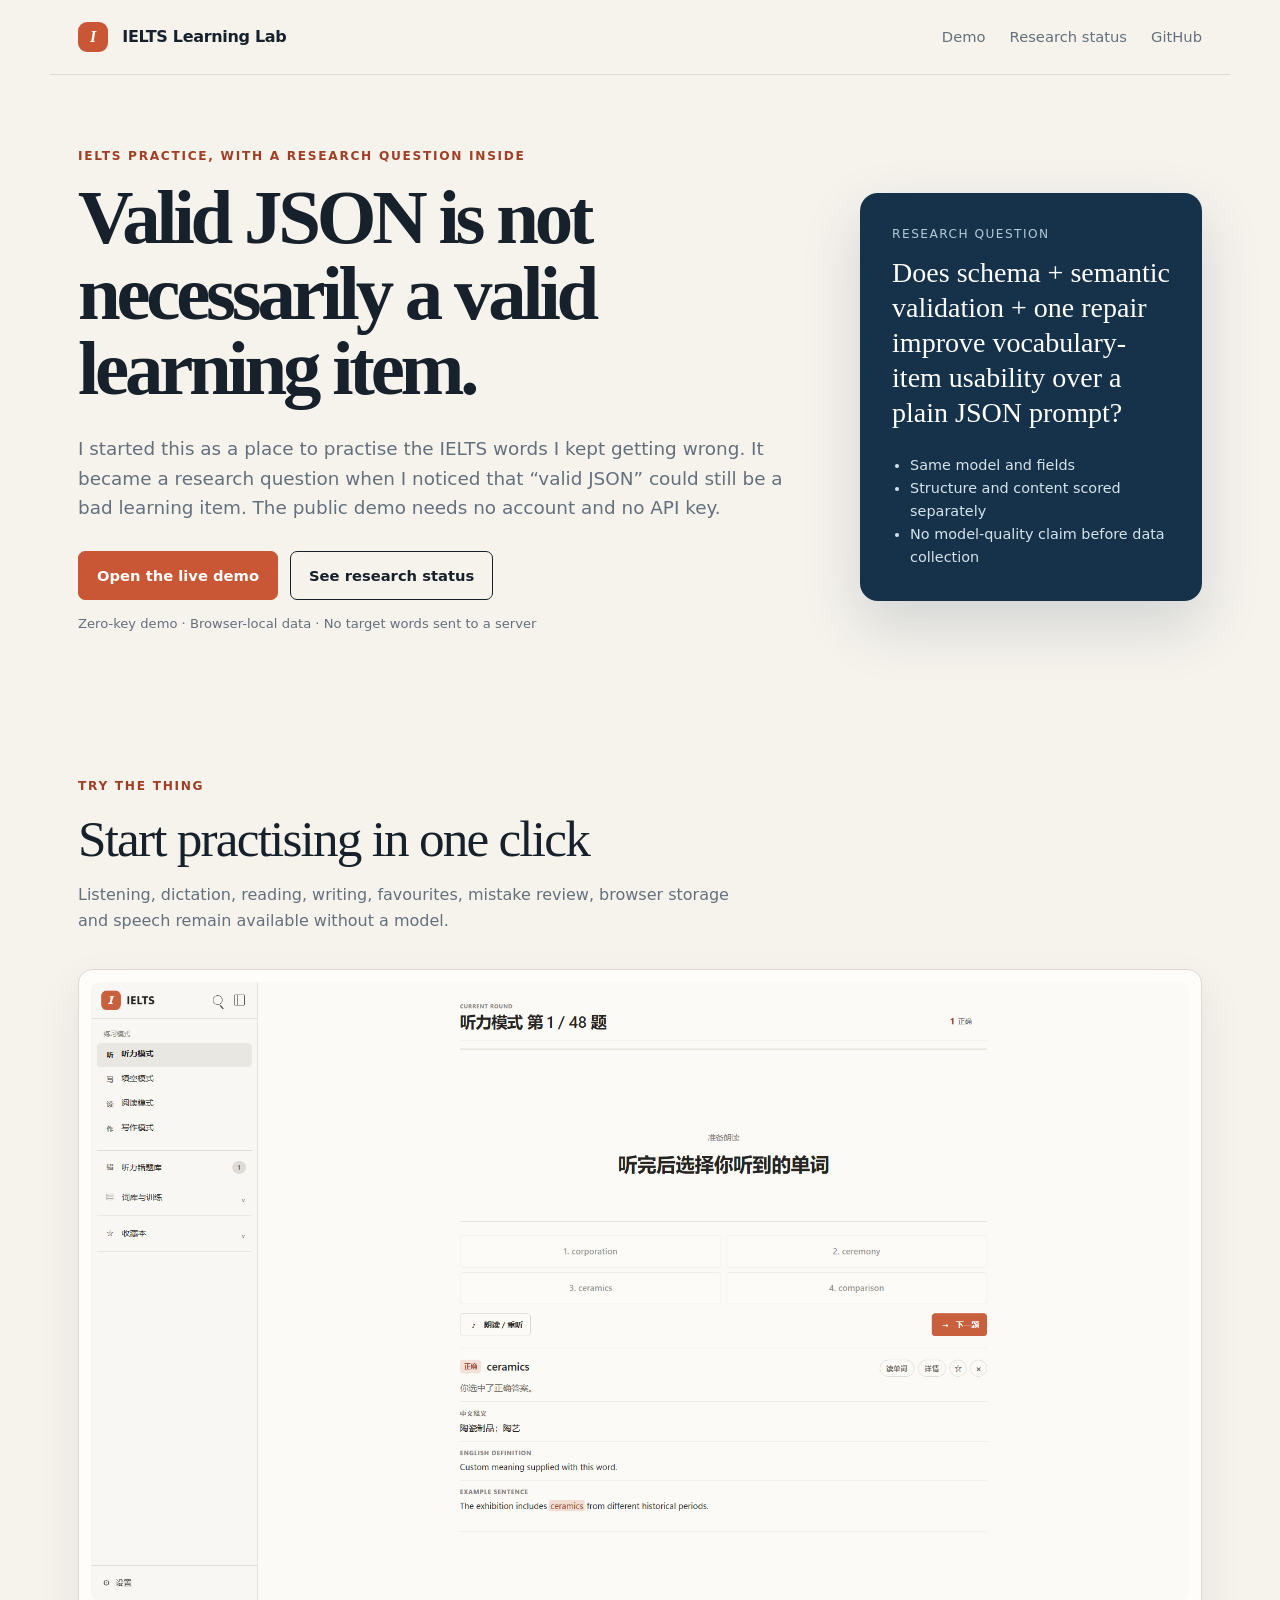
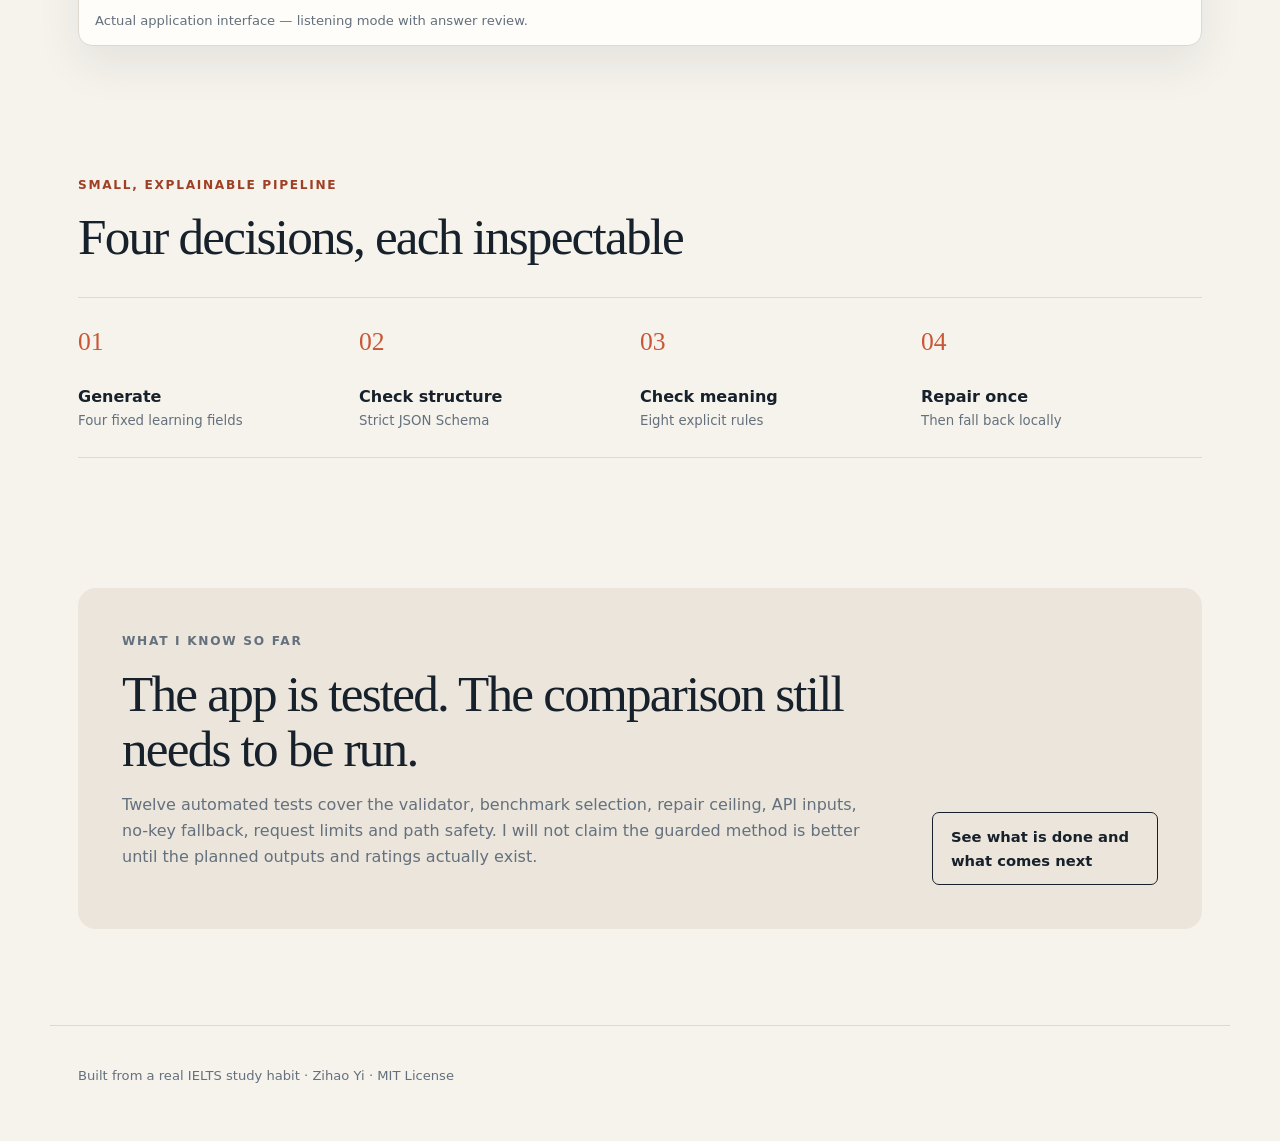
<file: site/index.html>
<!doctype html>
<html lang="en">
  <head>
    <meta charset="utf-8">
    <meta name="viewport" content="width=device-width, initial-scale=1">
    <link rel="icon" href="data:image/svg+xml,%3Csvg xmlns='http://www.w3.org/2000/svg' viewBox='0 0 64 64'%3E%3Crect width='64' height='64' rx='16' fill='%23c95735'/%3E%3Ctext x='32' y='45' text-anchor='middle' font-size='42' font-style='italic' fill='white'%3EI%3C/text%3E%3C/svg%3E">
    <meta name="description" content="IELTS Learning Lab — a local-first practice app and constraint-aware LLM generation research prototype.">
    <title>IELTS Learning Lab</title>
    <link rel="stylesheet" href="styles.css">
  </head>
  <body>
    <header class="nav">
      <a class="brand" href="./"><span>I</span> IELTS Learning Lab</a>
      <nav aria-label="Primary">
        <a href="./demo/">Demo</a>
        <a href="./results/">Research status</a>
        <a href="https://github.com/yizihao8288-coder/ielts-learning-lab">GitHub</a>
      </nav>
    </header>

    <main>
      <section class="hero">
        <div>
          <p class="kicker">IELTS PRACTICE, WITH A RESEARCH QUESTION INSIDE</p>
          <h1>Valid JSON is not necessarily a valid learning item.</h1>
          <p class="lede">I started this as a place to practise the IELTS words I kept getting wrong. It became a research question when I noticed that “valid JSON” could still be a bad learning item. The public demo needs no account and no API key.</p>
          <div class="actions">
            <a class="button primary" href="./demo/">Open the live demo</a>
            <a class="button secondary" href="./results/">See research status</a>
          </div>
          <p class="privacy">Zero-key demo · Browser-local data · No target words sent to a server</p>
        </div>
        <aside class="question">
          <p>Research question</p>
          <h2>Does schema + semantic validation + one repair improve vocabulary-item usability over a plain JSON prompt?</h2>
          <ul>
            <li>Same model and fields</li>
            <li>Structure and content scored separately</li>
            <li>No model-quality claim before data collection</li>
          </ul>
        </aside>
      </section>

      <section class="product" aria-labelledby="product-title">
        <div class="section-heading">
          <p class="kicker">TRY THE THING</p>
          <h2 id="product-title">Start practising in one click</h2>
          <p>Listening, dictation, reading, writing, favourites, mistake review, browser storage and speech remain available without a model.</p>
        </div>
        <figure>
          <img src="assets/app-listening.png" alt="IELTS Learning Lab listening practice screen">
          <figcaption>Actual application interface — listening mode with answer review.</figcaption>
        </figure>
      </section>

      <section class="pipeline" aria-labelledby="pipeline-title">
        <div class="section-heading">
          <p class="kicker">SMALL, EXPLAINABLE PIPELINE</p>
          <h2 id="pipeline-title">Four decisions, each inspectable</h2>
        </div>
        <ol class="steps">
          <li><span>01</span><strong>Generate</strong><small>Four fixed learning fields</small></li>
          <li><span>02</span><strong>Check structure</strong><small>Strict JSON Schema</small></li>
          <li><span>03</span><strong>Check meaning</strong><small>Eight explicit rules</small></li>
          <li><span>04</span><strong>Repair once</strong><small>Then fall back locally</small></li>
        </ol>
      </section>

      <section class="status-card">
        <div>
          <p class="kicker">WHAT I KNOW SO FAR</p>
          <h2>The app is tested. The comparison still needs to be run.</h2>
          <p>Twelve automated tests cover the validator, benchmark selection, repair ceiling, API inputs, no-key fallback, request limits and path safety. I will not claim the guarded method is better until the planned outputs and ratings actually exist.</p>
        </div>
        <a class="button secondary" href="./results/">See what is done and what comes next</a>
      </section>
    </main>

    <footer><p>Built from a real IELTS study habit · Zihao Yi · MIT License</p></footer>
  </body>
</html>
</file>
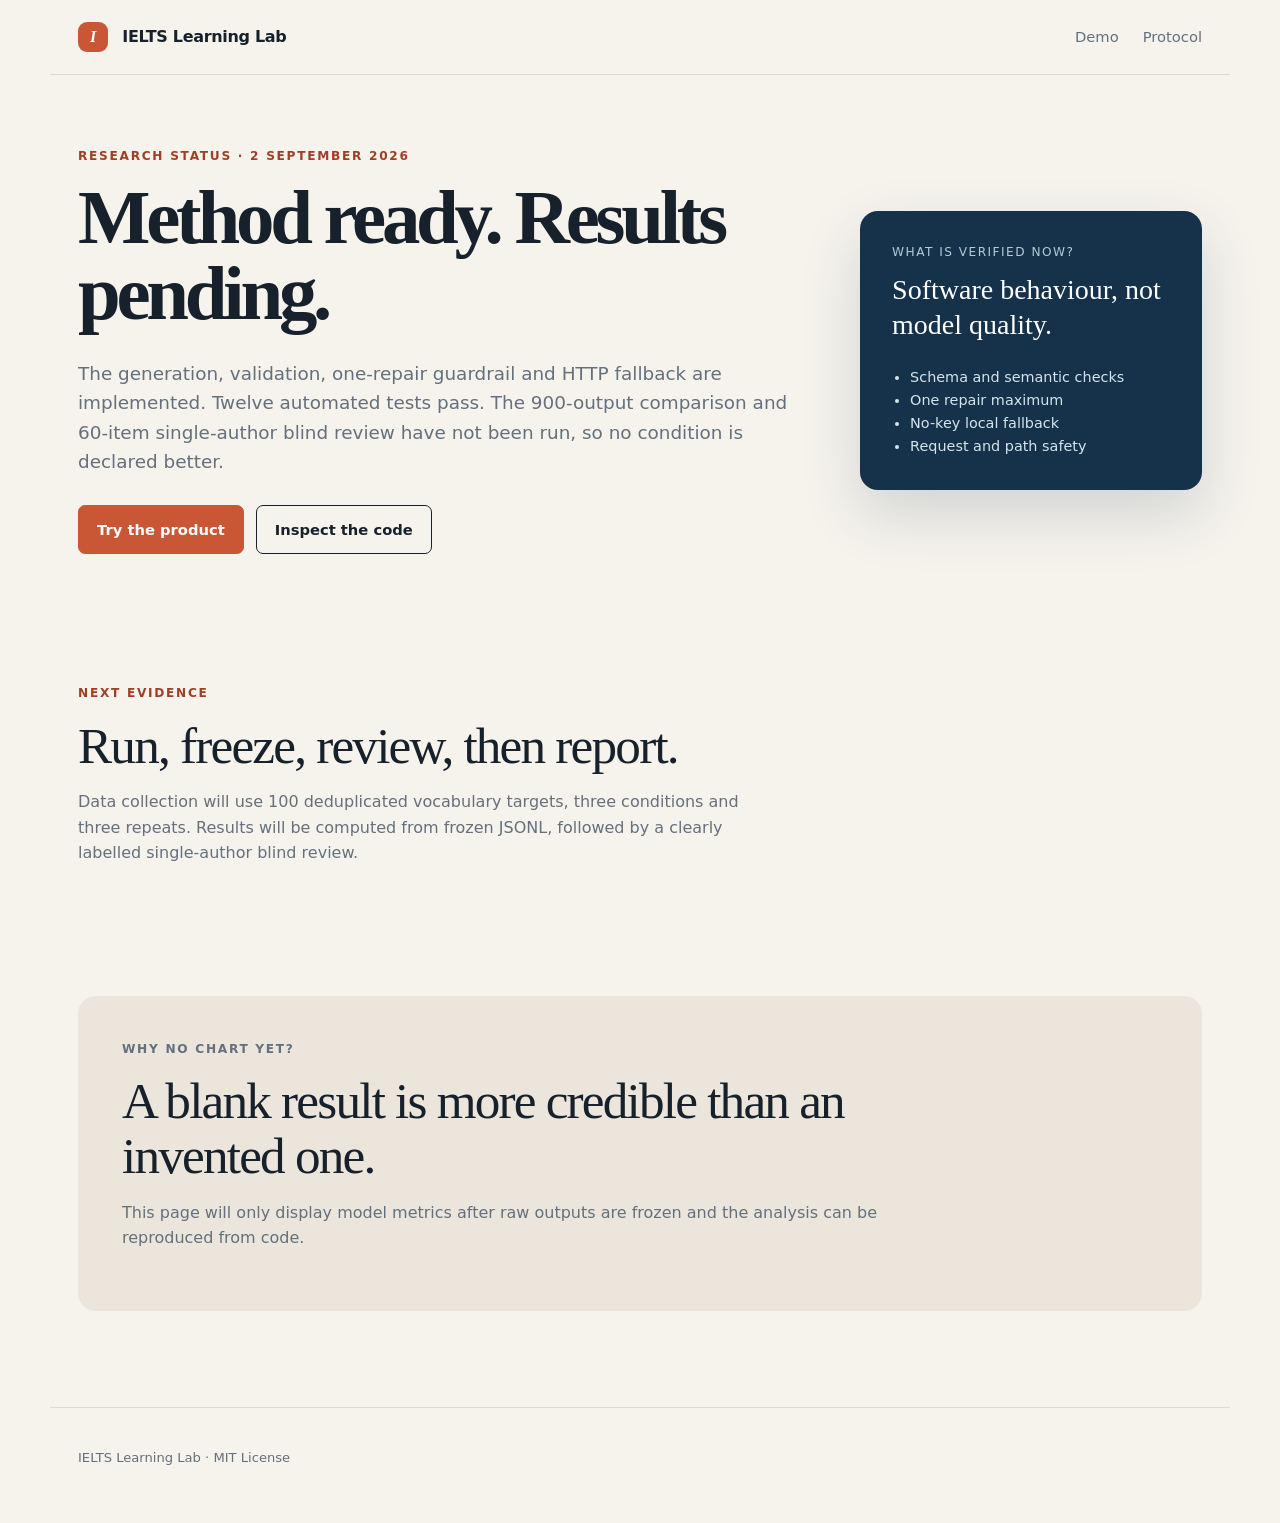
<file: site/results/index.html>
<!doctype html>
<html lang="en">
  <head>
    <meta charset="utf-8">
    <meta name="viewport" content="width=device-width, initial-scale=1">
    <link rel="icon" href="data:image/svg+xml,%3Csvg xmlns='http://www.w3.org/2000/svg' viewBox='0 0 64 64'%3E%3Crect width='64' height='64' rx='16' fill='%23c95735'/%3E%3Ctext x='32' y='45' text-anchor='middle' font-size='42' font-style='italic' fill='white'%3EI%3C/text%3E%3C/svg%3E">
    <title>Research status · IELTS Learning Lab</title>
    <link rel="stylesheet" href="../styles.css">
  </head>
  <body>
    <header class="nav">
      <a class="brand" href="../"><span>I</span> IELTS Learning Lab</a>
      <nav><a href="../demo/">Demo</a><a href="https://github.com/yizihao8288-coder/ielts-learning-lab/blob/main/docs/research-protocol.md">Protocol</a></nav>
    </header>
    <main>
      <section class="hero">
        <div>
          <p class="kicker">RESEARCH STATUS · 2 SEPTEMBER 2026</p>
          <h1>Method ready. Results pending.</h1>
          <p class="lede">The generation, validation, one-repair guardrail and HTTP fallback are implemented. Twelve automated tests pass. The 900-output comparison and 60-item single-author blind review have not been run, so no condition is declared better.</p>
          <div class="actions"><a class="button primary" href="../demo/">Try the product</a><a class="button secondary" href="https://github.com/yizihao8288-coder/ielts-learning-lab">Inspect the code</a></div>
        </div>
        <aside class="question"><p>What is verified now?</p><h2>Software behaviour, not model quality.</h2><ul><li>Schema and semantic checks</li><li>One repair maximum</li><li>No-key local fallback</li><li>Request and path safety</li></ul></aside>
      </section>
      <section class="pipeline"><div class="section-heading"><p class="kicker">NEXT EVIDENCE</p><h2>Run, freeze, review, then report.</h2><p>Data collection will use 100 deduplicated vocabulary targets, three conditions and three repeats. Results will be computed from frozen JSONL, followed by a clearly labelled single-author blind review.</p></div></section>
      <section class="status-card"><div><p class="kicker">WHY NO CHART YET?</p><h2>A blank result is more credible than an invented one.</h2><p>This page will only display model metrics after raw outputs are frozen and the analysis can be reproduced from code.</p></div></section>
    </main>
    <footer><p>IELTS Learning Lab · MIT License</p></footer>
  </body>
</html>
</file>
<file: site/styles.css>
:root {
  color-scheme: light;
  --ink: #17212b;
  --muted: #64707d;
  --paper: #f6f3ed;
  --surface: #fffdf9;
  --line: #ded8cf;
  --accent: #c95735;
  --accent-dark: #9f3f25;
  --navy: #15324a;
  font-family: Inter, ui-sans-serif, system-ui, -apple-system, BlinkMacSystemFont, "Segoe UI", sans-serif;
}
* { box-sizing: border-box; }
body { margin: 0; color: var(--ink); background: var(--paper); line-height: 1.6; }
a { color: inherit; }
.nav { max-width: 1180px; margin: auto; padding: 22px 28px; display: flex; align-items: center; justify-content: space-between; border-bottom: 1px solid var(--line); }
.brand { text-decoration: none; font-weight: 760; letter-spacing: -.02em; }
.brand span { display: inline-grid; place-items: center; width: 30px; height: 30px; margin-right: 9px; color: white; background: var(--accent); border-radius: 9px; font-family: Georgia, serif; font-style: italic; }
nav { display: flex; gap: 24px; }
nav a { text-decoration: none; color: var(--muted); font-size: .92rem; }
nav a:hover { color: var(--accent-dark); }
main { max-width: 1180px; margin: auto; padding: 72px 28px 96px; }
.hero { display: grid; grid-template-columns: minmax(0, 1.35fr) minmax(300px, .65fr); gap: 72px; align-items: center; }
.kicker { margin: 0 0 14px; color: var(--accent-dark); font-size: .76rem; font-weight: 800; letter-spacing: .14em; }
h1 { max-width: 820px; margin: 0; font-family: Georgia, "Times New Roman", serif; font-size: clamp(3rem, 6vw, 5.7rem); line-height: .98; letter-spacing: -.055em; font-weight: 600; }
.lede { max-width: 720px; margin: 28px 0; color: var(--muted); font-size: 1.15rem; }
.actions { display: flex; flex-wrap: wrap; gap: 12px; }
.button { display: inline-block; padding: 12px 18px; border: 1px solid var(--ink); border-radius: 7px; text-decoration: none; font-size: .92rem; font-weight: 750; }
.button.primary { color: white; border-color: var(--accent); background: var(--accent); }
.button.primary:hover { background: var(--accent-dark); }
.button.secondary:hover { background: white; }
.privacy { color: var(--muted); font-size: .82rem; }
.question { padding: 32px; color: white; background: var(--navy); border-radius: 18px; box-shadow: 0 24px 60px rgba(21,50,74,.16); }
.question > p { margin: 0 0 10px; color: #b5c9d7; font-size: .76rem; letter-spacing: .12em; text-transform: uppercase; }
.question h2 { margin: 0; font-family: Georgia, serif; font-size: 1.75rem; line-height: 1.25; font-weight: 500; }
.question ul { margin: 24px 0 0; padding-left: 18px; color: #d7e3ea; font-size: .9rem; }
.product, .pipeline { margin-top: 130px; }
.section-heading { max-width: 680px; }
.section-heading h2, .status-card h2 { margin: 0; font-family: Georgia, serif; font-size: clamp(2.1rem, 4vw, 3.4rem); line-height: 1.08; font-weight: 500; letter-spacing: -.035em; }
.section-heading > p:last-child, .status-card p { color: var(--muted); }
figure { margin: 36px 0 0; padding: 12px; background: var(--surface); border: 1px solid var(--line); border-radius: 14px; box-shadow: 0 18px 45px rgba(23,33,43,.08); }
figure img { display: block; width: 100%; border-radius: 8px; }
figcaption { padding: 10px 4px 2px; color: var(--muted); font-size: .82rem; }
.steps { margin: 32px 0 0; padding: 0; display: grid; grid-template-columns: repeat(4, 1fr); list-style: none; border-top: 1px solid var(--line); }
.steps li { padding: 24px 20px 26px 0; display: grid; border-bottom: 1px solid var(--line); }
.steps span { color: var(--accent); font-family: Georgia, serif; font-size: 1.6rem; }
.steps strong { margin-top: 22px; font-size: 1rem; }
.steps small { color: var(--muted); }
.status-card { margin-top: 130px; padding: 44px; display: flex; align-items: end; justify-content: space-between; gap: 50px; background: #ebe5db; border-radius: 18px; }
.status-card > div { max-width: 760px; }
footer { max-width: 1180px; margin: auto; padding: 26px 28px 42px; border-top: 1px solid var(--line); color: var(--muted); font-size: .82rem; }
@media (max-width: 780px) {
  .nav { align-items: flex-start; }
  nav { gap: 12px; flex-direction: column; }
  .hero { grid-template-columns: 1fr; gap: 40px; }
  main { padding-top: 48px; }
  .product, .pipeline, .status-card { margin-top: 84px; }
  .steps { grid-template-columns: 1fr 1fr; }
  .status-card { padding: 30px; display: block; }
  .status-card .button { margin-top: 18px; }
}
@media (max-width: 480px) {
  h1 { font-size: 2.75rem; }
  .steps { grid-template-columns: 1fr; }
  .question { padding: 24px; }
}
</file>
